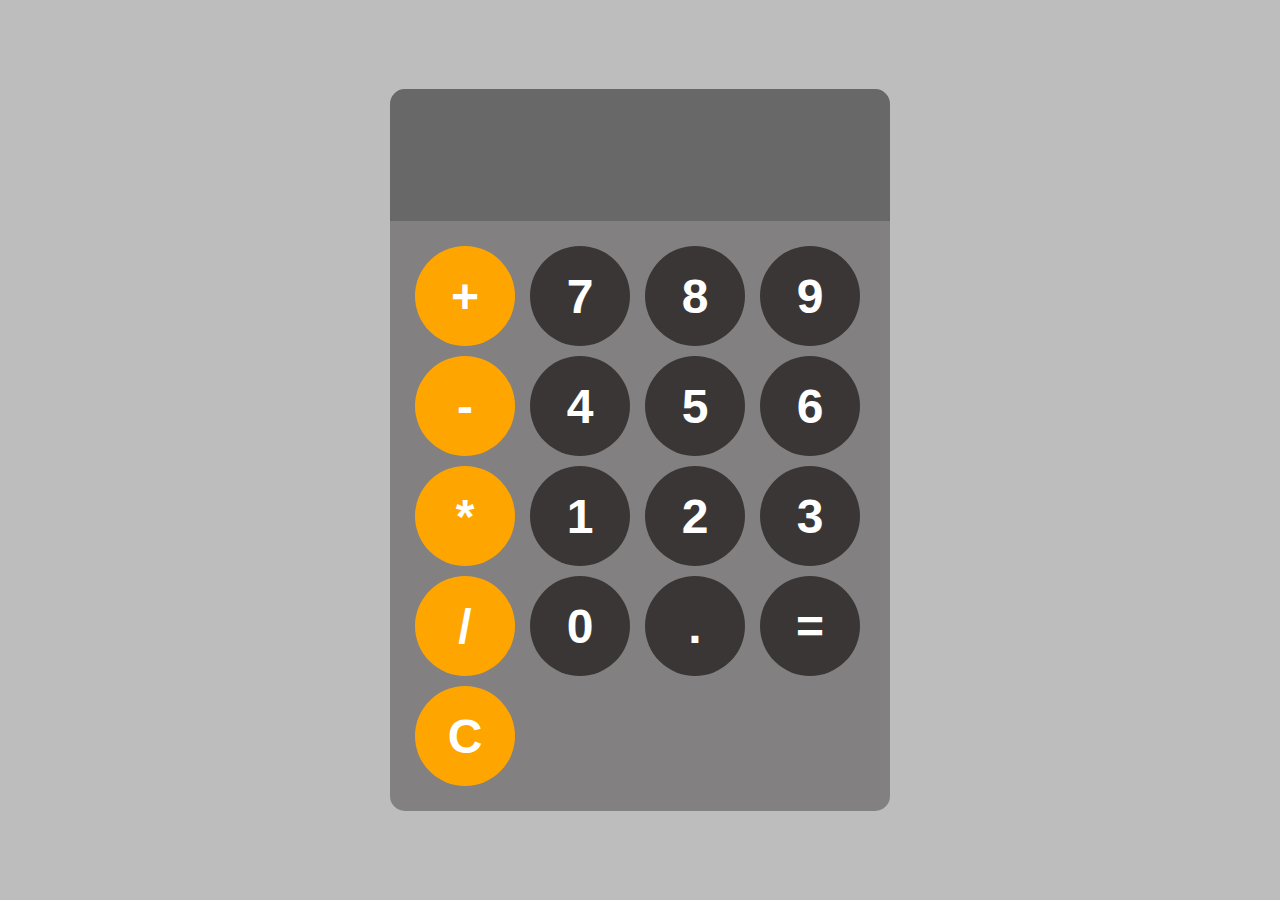
<file: Calculator/index.htm>
<!DOCTYPE html>
<html lang="en">
  <head>
    <meta charset="UTF-8" />
    <meta name="viewport" content="width=device-width, initial-scale=1.0" />
    <link rel="stylesheet" href="style.css" />
    <title>Calculator</title>
  </head>
  <body>
    <div id="calculator">
      <input id="display" readonly />
      <div id="keys">
        <button onclick="appendToDisplay('+')" class="operatorBtn">+</button>
        <button onclick="appendToDisplay('7')">7</button>
        <button onclick="appendToDisplay('8')">8</button>
        <button onclick="appendToDisplay('9')">9</button>
        <button onclick="appendToDisplay('-')" class="operatorBtn">-</button>
        <button onclick="appendToDisplay('4')">4</button>
        <button onclick="appendToDisplay('5')">5</button>
        <button onclick="appendToDisplay('6')">6</button>
        <button onclick="appendToDisplay('*')" class="operatorBtn">*</button>
        <button onclick="appendToDisplay('1')">1</button>
        <button onclick="appendToDisplay('2')">2</button>
        <button onclick="appendToDisplay('3')">3</button>
        <button onclick="appendToDisplay('/')" class="operatorBtn">/</button>
        <button onclick="appendToDisplay('0')">0</button>
        <button onclick="appendToDisplay('.')">.</button>
        <button onclick="calculate()">=</button>
        <button onclick="clearDisplay()" class="operatorBtn">C</button>
      </div>
    </div>
    <script src="index.js"></script>
  </body>
</html>
</file>
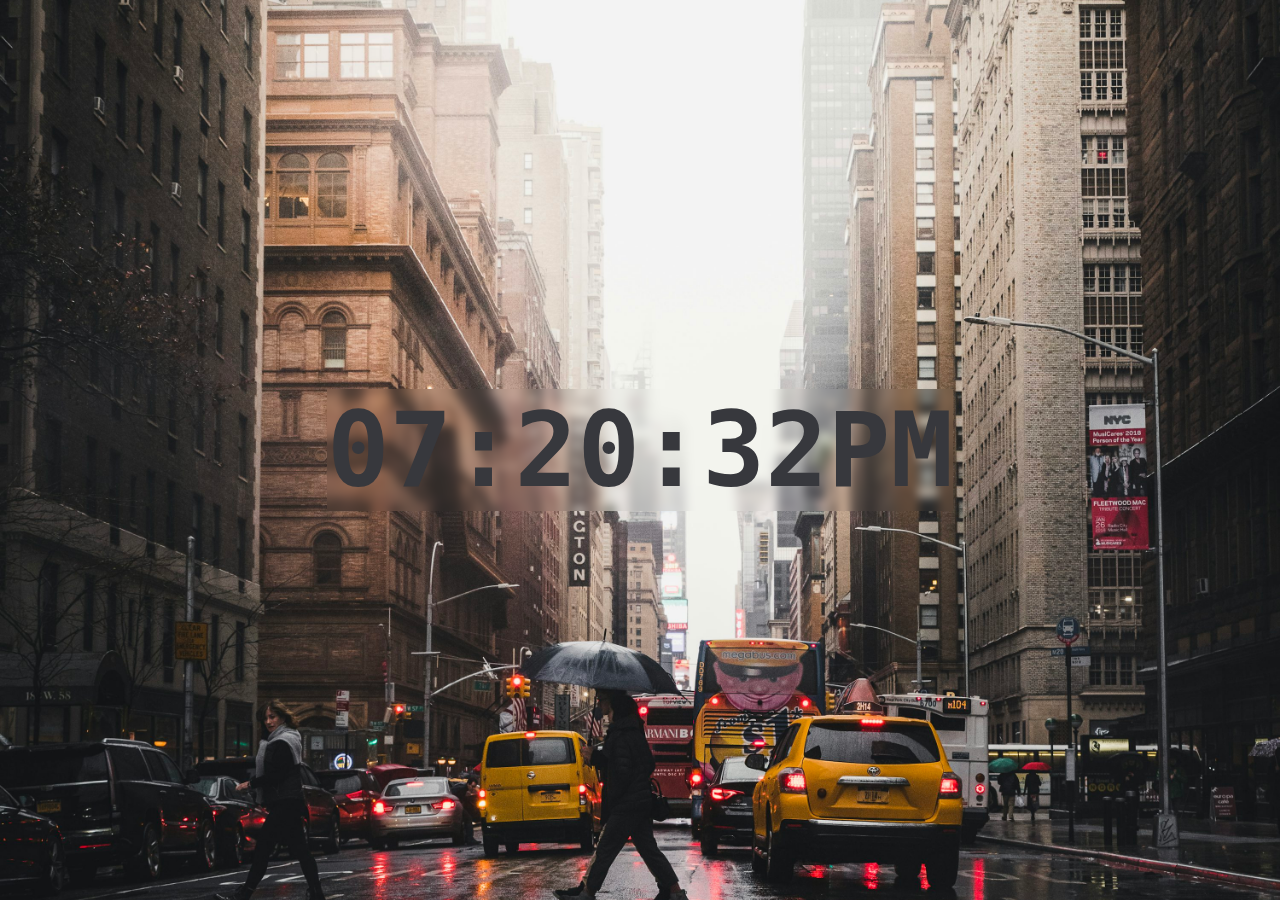
<file: DigitalClock/index.html>
<!DOCTYPE html>
<html lang="en">
<head>
    <meta charset="UTF-8">
    <meta name="viewport" content="width=device-width, initial-scale=1.0">
    <title>Document</title>
    <link rel="stylesheet" href="style.css">
</head>
<body>
    <div id="clock-container">
        <div id="clock">00:00:00</div>
    </div>
    
    <script src="test.js"></script>
</body>
</html>
</file>
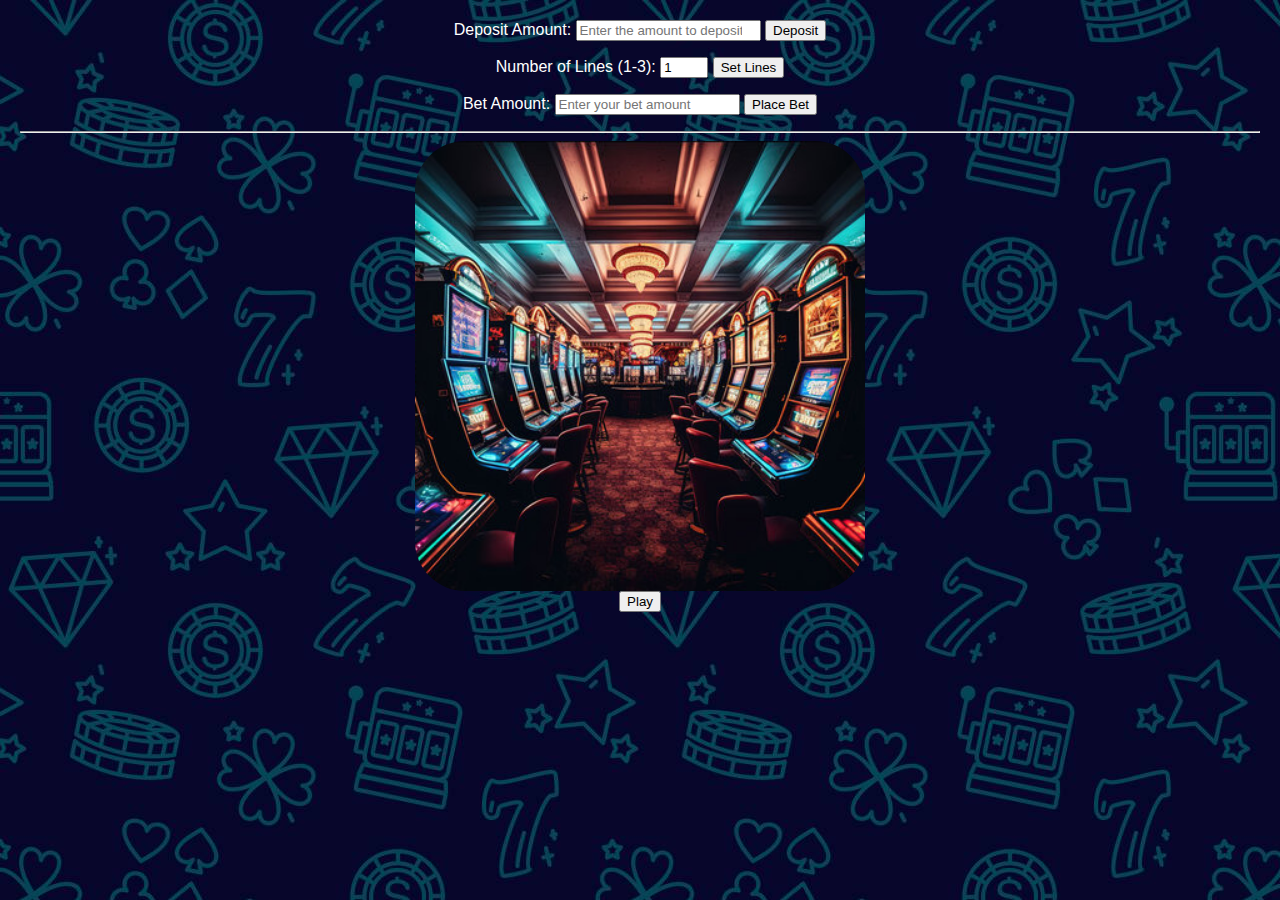
<file: sloth/index.html>
<!DOCTYPE html>
<html lang="en">
  <head>
    <meta charset="UTF-8" />
    <meta name="viewport" content="width=device-width, initial-scale=1.0" />
    <title>Slot Machine</title>
    <link rel="stylesheet" href="css/style.css" />
  </head>
  <body>
    <!-- Deposit Section -->
    <label for="userDeposit">Deposit Amount:</label>
    <input
      type="number"
      id="userDeposit"
      min="1"
      placeholder="Enter the amount to deposit"
    />
    <button type="button" onclick="UserBalance()">Deposit</button>
    <p id="display"></p>

    <!-- Number of Lines Section -->
    <label for="numberOfLines">Number of Lines (1-3):</label>
    <input
      type="number"
      id="numberOfLines"
      min="1"
      max="3"
      value="1"
      placeholder="Enter the number of lines"
    />
    <button type="button" onclick="numberOfLineBtn()">Set Lines</button>
    <p id="slothLines"></p>

    <!-- Betting Section -->
    <label for="userBet">Bet Amount:</label>
    <input type="number" id="userBet" placeholder="Enter your bet amount" />
    <button type="button" onclick="betBtn()">Place Bet</button>
    <p id="result"></p>
    <hr />

    <!-- Slot Machine Display -->
    <div id="slotMachineContainer">
      <div class="slot-machine" id="slotMachine">
        <!-- Images will be dynamically added here -->
      </div>
    </div>

    <!-- Play Button -->
    <button onclick="play()">Play</button>

    <!-- Script -->
    <script src="index.js"></script>
  </body>
</html>
</file>
<file: Calculator/style.css>
body {
  margin: 0;
  display: flex;
  justify-content: center;
  align-items: center;
  height: 100vh;
  background-color: rgba(0, 0, 0, 0.26);
}

#calculator {
  font-family: Arial, Helvetica, sans-serif;
  background-color: rgba(54, 50, 50, 0.438);
  border-radius: 15px;
  max-width: 500px;
  overflow: hidden;
}
#display {
  width: 100%;
  padding: 20px;
  font-size: 5rem;
  text-align: left;
  border: none;
  background-color: rgba(15, 15, 15, 0.212);
  color: white;
}
#keys {
  display: grid;
  grid-template-columns: repeat(4, 1fr);
  gap: 10px;
  padding: 25px;
}
button {
  width: 100px;
  height: 100px;
  border-radius: 50px;
  border: none;
  background-color: rgb(59, 54, 54);
  color: white;
  font-size: 3rem;
  font-weight: bold;
  cursor: pointer;
}

button:hover {
  background-color: rgba(51, 49, 49, 0.205);
}

button:active {
  background-color: rgba(51, 49, 49, 0.39);
}

.operatorBtn {
  background-color: orange;
}

.operatorBtn:hover {
  background-color: rgba(255, 166, 0, 0.658);
}

.operatorBtn:active {
  background-color: rgba(255, 166, 0, 0.829);
}
</file>
<file: DigitalClock/style.css>
body{
    background-image: url(newyork.jpeg);
    background-position: center;
    background-repeat: no-repeat;
    background-size: cover;
    background-attachment: fixed;
    margin: 0;
}
#clock-container{
    display: flex;
    justify-content: center;
    align-items: center;
    height: 100vh;
   
}

#clock{
    font-family: monospace;
    font-size: 6.5rem; 
    font-weight: bold;
    text-align:center ;
    color: rgb(55, 56, 61);
    backdrop-filter: blur(5px);
    
}
</file>
<file: sloth/css/style.css>
/* styles.css */
#slotMachineContainer {
  display: flex; /* Use flexbox for centering */
  justify-content: center; /* Center horizontally */
  align-items: center; /* Center vertically */
  border-radius: 50px;
  border: none;
  background-color: rgb(93, 44, 138);
  margin: 0;
  height: 50vh;
  width: 50vh;
  margin-left: auto; /* This and margin-right set to auto centers the div */
  margin-right: auto;
  background-image: url(sloth.jpg);
  background-size: cover;
  background-position: center;
}
body {
  background-image: url(back.jpg);
  font-family: Arial, sans-serif;
  text-align: center;
  color: white;
  margin: 20px;
}

.slot-machine {
  display: grid;
  grid-template-columns: repeat(3, 100px);
  grid-gap: 10px;
  margin: 0 auto;
}

.slot-image {
  width: 100px;
  height: 85px;
  border: 2px solid #333; /* Border style */
  box-shadow: 2px 2px 5px rgba(0, 0, 0, 0.2); /* Optional: shadow for depth */
  border-radius: 8px; /* Optional: rounded corners */
  background-color: #ffffff; /* Optional: background color */
}
</file>
